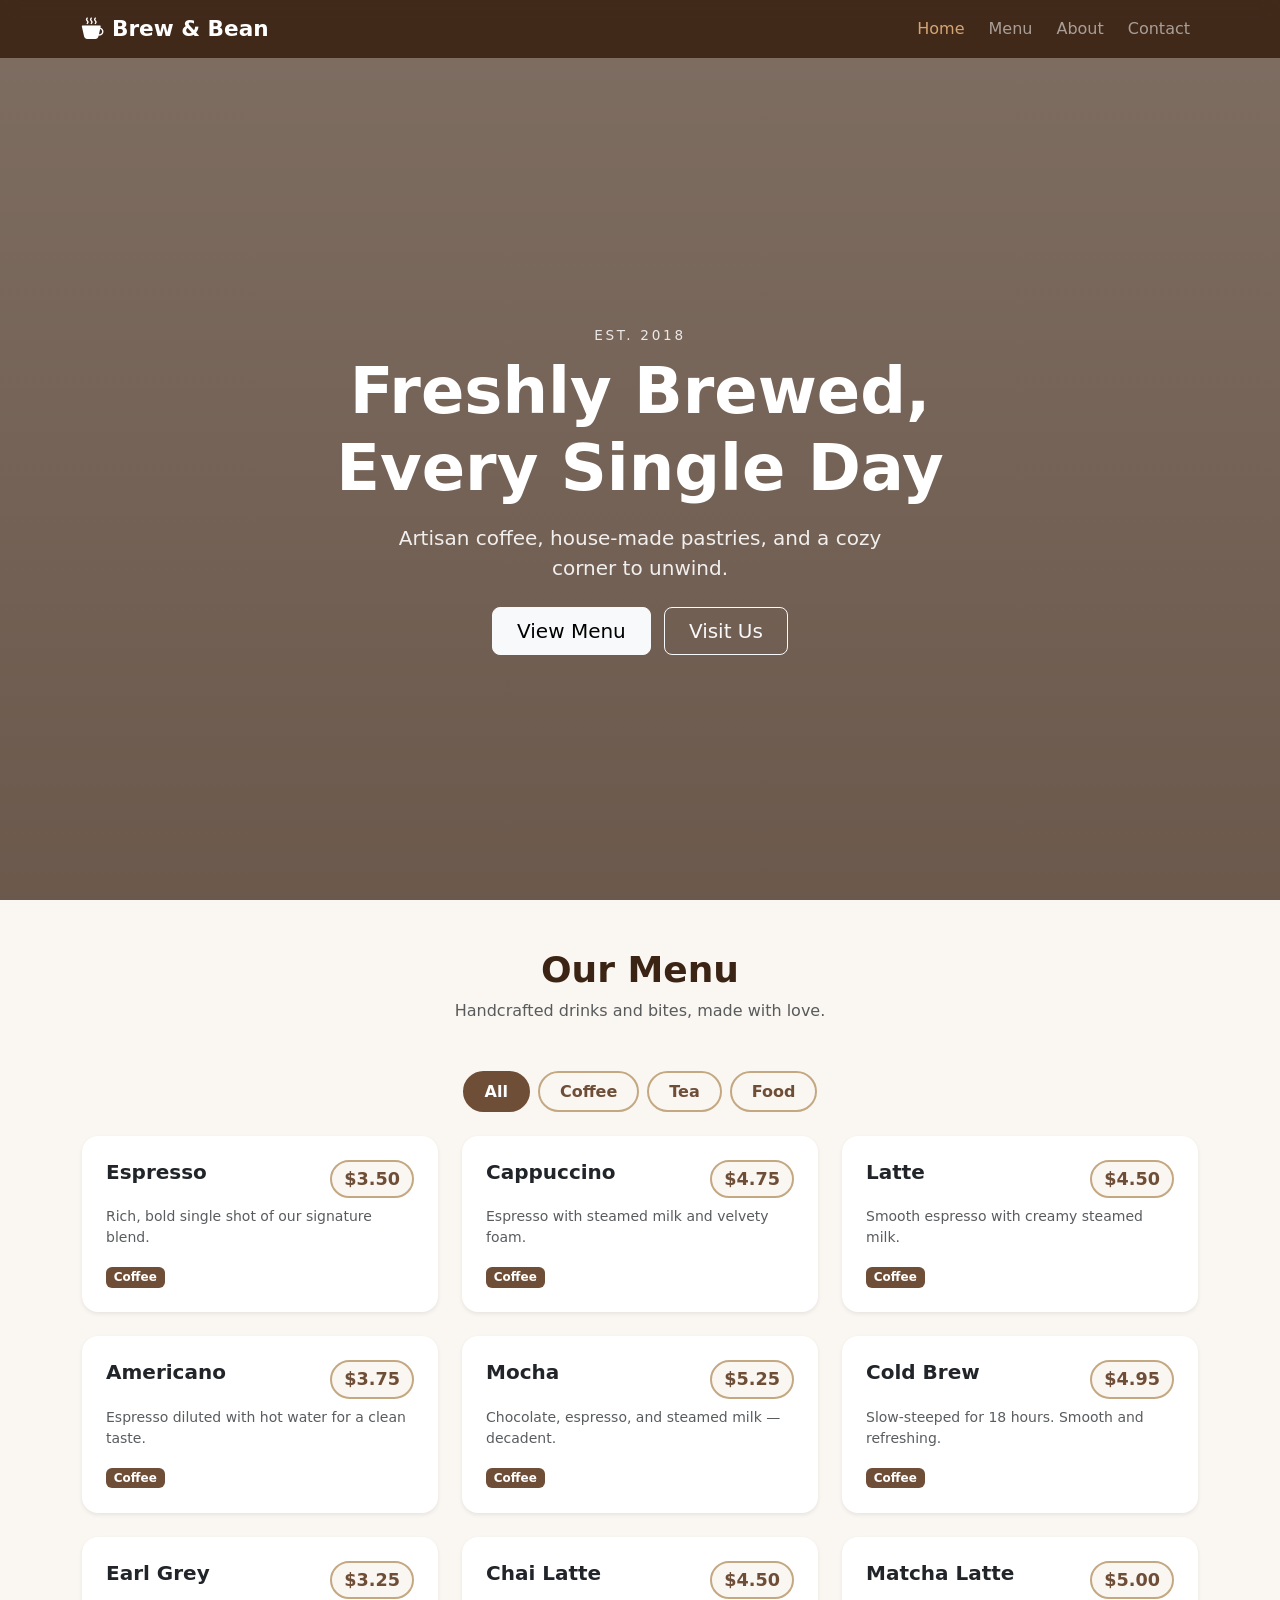
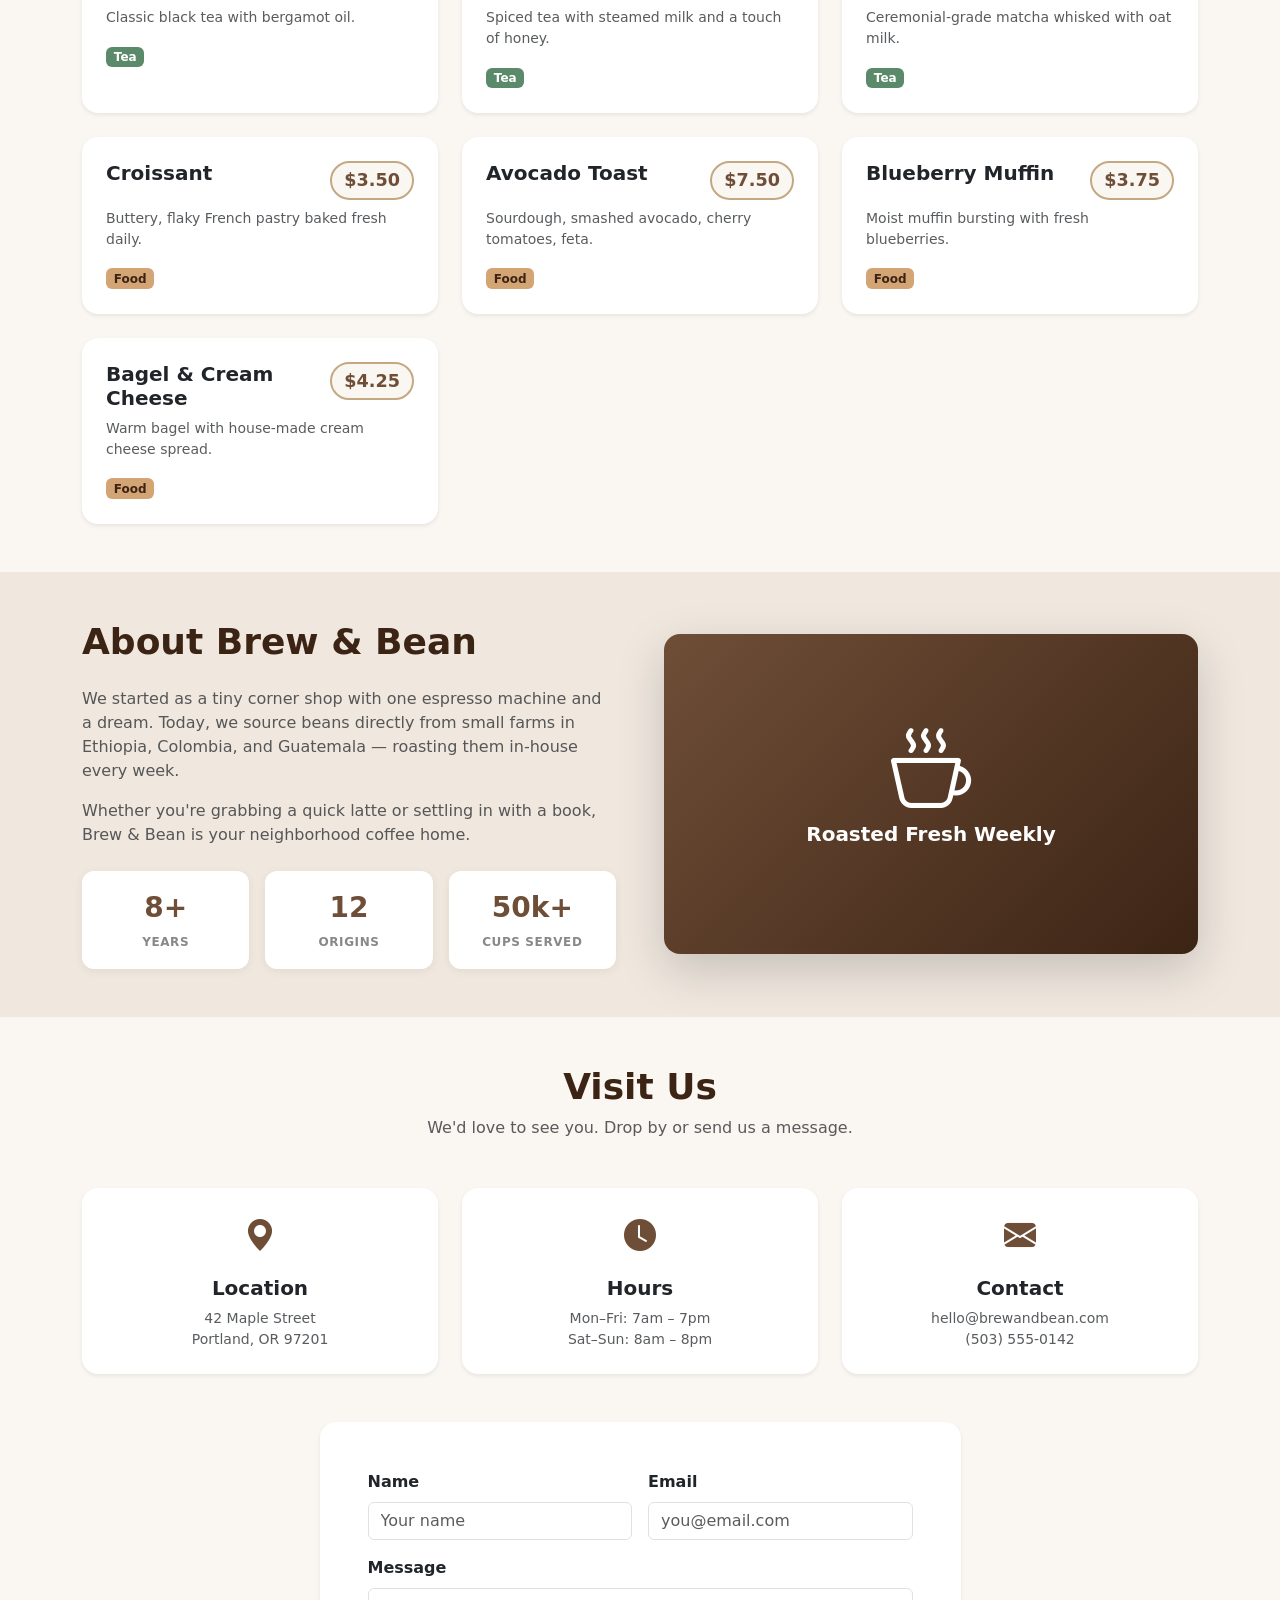
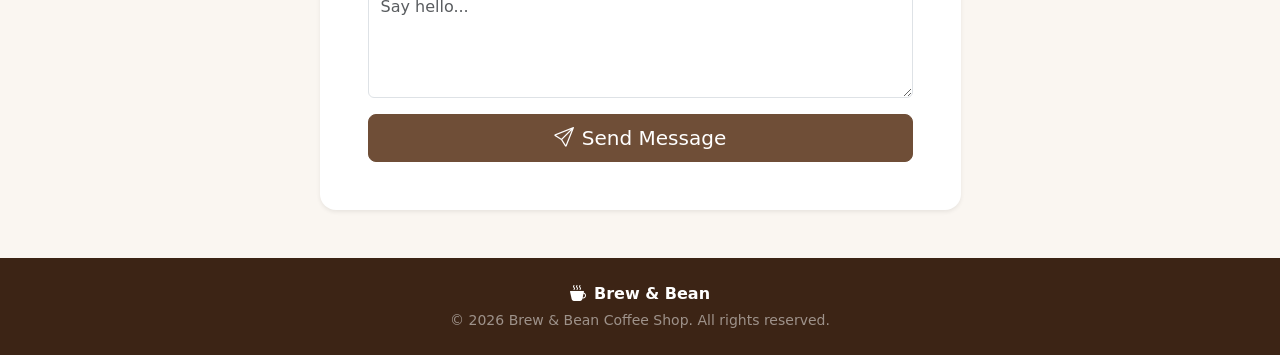
<file: index.html>
<!DOCTYPE html>
<html lang="en">
<head>
  <meta charset="UTF-8">
  <meta name="viewport" content="width=device-width, initial-scale=1.0">
  <title>Brew & Bean — Coffee Shop</title>
  <link href="https://cdn.jsdelivr.net/npm/bootstrap@5.3.3/dist/css/bootstrap.min.css" rel="stylesheet">
  <link href="https://cdn.jsdelivr.net/npm/bootstrap-icons@1.11.3/font/bootstrap-icons.min.css" rel="stylesheet">
  <link href="style.css" rel="stylesheet">
</head>
<body>

  <!-- Navbar -->
  <nav class="navbar navbar-expand-lg navbar-dark fixed-top" id="mainNav">
    <div class="container">
      <a class="navbar-brand fw-bold" href="#home">
        <i class="bi bi-cup-hot-fill me-2"></i>Brew & Bean
      </a>
      <button class="navbar-toggler" type="button" data-bs-toggle="collapse" data-bs-target="#navMenu">
        <span class="navbar-toggler-icon"></span>
      </button>
      <div class="collapse navbar-collapse" id="navMenu">
        <ul class="navbar-nav ms-auto gap-lg-2">
          <li class="nav-item"><a class="nav-link" href="#home">Home</a></li>
          <li class="nav-item"><a class="nav-link" href="#menu">Menu</a></li>
          <li class="nav-item"><a class="nav-link" href="#about">About</a></li>
          <li class="nav-item"><a class="nav-link" href="#contact">Contact</a></li>
        </ul>
      </div>
    </div>
  </nav>

  <!-- Hero -->
  <header id="home" class="hero d-flex align-items-center">
    <div class="container text-center text-white">
      <p class="hero-tag mb-2">Est. 2018</p>
      <h1 class="display-3 fw-bold mb-3">Freshly Brewed,<br>Every Single Day</h1>
      <p class="lead mb-4 mx-auto hero-subtitle">
        Artisan coffee, house-made pastries, and a cozy corner to unwind.
      </p>
      <a href="#menu" class="btn btn-light btn-lg px-4 me-2">View Menu</a>
      <a href="#contact" class="btn btn-outline-light btn-lg px-4">Visit Us</a>
    </div>
  </header>

  <!-- Menu -->
  <section id="menu" class="py-5">
    <div class="container">
      <div class="text-center mb-5">
        <h2 class="section-title">Our Menu</h2>
        <p class="text-muted">Handcrafted drinks and bites, made with love.</p>
      </div>

      <!-- Filter buttons -->
      <div class="d-flex justify-content-center gap-2 mb-4 flex-wrap" id="menu-filters">
        <button class="btn btn-filter active" data-filter="all">All</button>
        <button class="btn btn-filter" data-filter="coffee">Coffee</button>
        <button class="btn btn-filter" data-filter="tea">Tea</button>
        <button class="btn btn-filter" data-filter="food">Food</button>
      </div>

      <div class="row g-4" id="menu-grid">
        <!-- Coffee -->
        <div class="col-md-6 col-lg-4 menu-item" data-category="coffee">
          <div class="menu-card card h-100 border-0 shadow-sm">
            <div class="card-body p-4">
              <div class="d-flex justify-content-between align-items-start mb-2">
                <h5 class="card-title fw-bold mb-0">Espresso</h5>
                <span class="price-badge">$3.50</span>
              </div>
              <p class="card-text text-muted small">Rich, bold single shot of our signature blend.</p>
              <span class="badge bg-coffee">Coffee</span>
            </div>
          </div>
        </div>

        <div class="col-md-6 col-lg-4 menu-item" data-category="coffee">
          <div class="menu-card card h-100 border-0 shadow-sm">
            <div class="card-body p-4">
              <div class="d-flex justify-content-between align-items-start mb-2">
                <h5 class="card-title fw-bold mb-0">Cappuccino</h5>
                <span class="price-badge">$4.75</span>
              </div>
              <p class="card-text text-muted small">Espresso with steamed milk and velvety foam.</p>
              <span class="badge bg-coffee">Coffee</span>
            </div>
          </div>
        </div>

        <div class="col-md-6 col-lg-4 menu-item" data-category="coffee">
          <div class="menu-card card h-100 border-0 shadow-sm">
            <div class="card-body p-4">
              <div class="d-flex justify-content-between align-items-start mb-2">
                <h5 class="card-title fw-bold mb-0">Latte</h5>
                <span class="price-badge">$4.50</span>
              </div>
              <p class="card-text text-muted small">Smooth espresso with creamy steamed milk.</p>
              <span class="badge bg-coffee">Coffee</span>
            </div>
          </div>
        </div>

        <div class="col-md-6 col-lg-4 menu-item" data-category="coffee">
          <div class="menu-card card h-100 border-0 shadow-sm">
            <div class="card-body p-4">
              <div class="d-flex justify-content-between align-items-start mb-2">
                <h5 class="card-title fw-bold mb-0">Americano</h5>
                <span class="price-badge">$3.75</span>
              </div>
              <p class="card-text text-muted small">Espresso diluted with hot water for a clean taste.</p>
              <span class="badge bg-coffee">Coffee</span>
            </div>
          </div>
        </div>

        <div class="col-md-6 col-lg-4 menu-item" data-category="coffee">
          <div class="menu-card card h-100 border-0 shadow-sm">
            <div class="card-body p-4">
              <div class="d-flex justify-content-between align-items-start mb-2">
                <h5 class="card-title fw-bold mb-0">Mocha</h5>
                <span class="price-badge">$5.25</span>
              </div>
              <p class="card-text text-muted small">Chocolate, espresso, and steamed milk — decadent.</p>
              <span class="badge bg-coffee">Coffee</span>
            </div>
          </div>
        </div>

        <div class="col-md-6 col-lg-4 menu-item" data-category="coffee">
          <div class="menu-card card h-100 border-0 shadow-sm">
            <div class="card-body p-4">
              <div class="d-flex justify-content-between align-items-start mb-2">
                <h5 class="card-title fw-bold mb-0">Cold Brew</h5>
                <span class="price-badge">$4.95</span>
              </div>
              <p class="card-text text-muted small">Slow-steeped for 18 hours. Smooth and refreshing.</p>
              <span class="badge bg-coffee">Coffee</span>
            </div>
          </div>
        </div>

        <!-- Tea -->
        <div class="col-md-6 col-lg-4 menu-item" data-category="tea">
          <div class="menu-card card h-100 border-0 shadow-sm">
            <div class="card-body p-4">
              <div class="d-flex justify-content-between align-items-start mb-2">
                <h5 class="card-title fw-bold mb-0">Earl Grey</h5>
                <span class="price-badge">$3.25</span>
              </div>
              <p class="card-text text-muted small">Classic black tea with bergamot oil.</p>
              <span class="badge bg-tea">Tea</span>
            </div>
          </div>
        </div>

        <div class="col-md-6 col-lg-4 menu-item" data-category="tea">
          <div class="menu-card card h-100 border-0 shadow-sm">
            <div class="card-body p-4">
              <div class="d-flex justify-content-between align-items-start mb-2">
                <h5 class="card-title fw-bold mb-0">Chai Latte</h5>
                <span class="price-badge">$4.50</span>
              </div>
              <p class="card-text text-muted small">Spiced tea with steamed milk and a touch of honey.</p>
              <span class="badge bg-tea">Tea</span>
            </div>
          </div>
        </div>

        <div class="col-md-6 col-lg-4 menu-item" data-category="tea">
          <div class="menu-card card h-100 border-0 shadow-sm">
            <div class="card-body p-4">
              <div class="d-flex justify-content-between align-items-start mb-2">
                <h5 class="card-title fw-bold mb-0">Matcha Latte</h5>
                <span class="price-badge">$5.00</span>
              </div>
              <p class="card-text text-muted small">Ceremonial-grade matcha whisked with oat milk.</p>
              <span class="badge bg-tea">Tea</span>
            </div>
          </div>
        </div>

        <!-- Food -->
        <div class="col-md-6 col-lg-4 menu-item" data-category="food">
          <div class="menu-card card h-100 border-0 shadow-sm">
            <div class="card-body p-4">
              <div class="d-flex justify-content-between align-items-start mb-2">
                <h5 class="card-title fw-bold mb-0">Croissant</h5>
                <span class="price-badge">$3.50</span>
              </div>
              <p class="card-text text-muted small">Buttery, flaky French pastry baked fresh daily.</p>
              <span class="badge bg-food">Food</span>
            </div>
          </div>
        </div>

        <div class="col-md-6 col-lg-4 menu-item" data-category="food">
          <div class="menu-card card h-100 border-0 shadow-sm">
            <div class="card-body p-4">
              <div class="d-flex justify-content-between align-items-start mb-2">
                <h5 class="card-title fw-bold mb-0">Avocado Toast</h5>
                <span class="price-badge">$7.50</span>
              </div>
              <p class="card-text text-muted small">Sourdough, smashed avocado, cherry tomatoes, feta.</p>
              <span class="badge bg-food">Food</span>
            </div>
          </div>
        </div>

        <div class="col-md-6 col-lg-4 menu-item" data-category="food">
          <div class="menu-card card h-100 border-0 shadow-sm">
            <div class="card-body p-4">
              <div class="d-flex justify-content-between align-items-start mb-2">
                <h5 class="card-title fw-bold mb-0">Blueberry Muffin</h5>
                <span class="price-badge">$3.75</span>
              </div>
              <p class="card-text text-muted small">Moist muffin bursting with fresh blueberries.</p>
              <span class="badge bg-food">Food</span>
            </div>
          </div>
        </div>

        <div class="col-md-6 col-lg-4 menu-item" data-category="food">
          <div class="menu-card card h-100 border-0 shadow-sm">
            <div class="card-body p-4">
              <div class="d-flex justify-content-between align-items-start mb-2">
                <h5 class="card-title fw-bold mb-0">Bagel & Cream Cheese</h5>
                <span class="price-badge">$4.25</span>
              </div>
              <p class="card-text text-muted small">Warm bagel with house-made cream cheese spread.</p>
              <span class="badge bg-food">Food</span>
            </div>
          </div>
        </div>
      </div>
    </div>
  </section>

  <!-- About -->
  <section id="about" class="py-5 bg-about">
    <div class="container">
      <div class="row align-items-center g-5">
        <div class="col-lg-6">
          <h2 class="section-title mb-4">About Brew & Bean</h2>
          <p class="text-muted mb-3">
            We started as a tiny corner shop with one espresso machine and a dream.
            Today, we source beans directly from small farms in Ethiopia, Colombia, and Guatemala —
            roasting them in-house every week.
          </p>
          <p class="text-muted mb-4">
            Whether you're grabbing a quick latte or settling in with a book,
            Brew & Bean is your neighborhood coffee home.
          </p>
          <div class="row g-3">
            <div class="col-4 text-center">
              <div class="stat-box">
                <span class="stat-number">8+</span>
                <span class="stat-label">Years</span>
              </div>
            </div>
            <div class="col-4 text-center">
              <div class="stat-box">
                <span class="stat-number">12</span>
                <span class="stat-label">Origins</span>
              </div>
            </div>
            <div class="col-4 text-center">
              <div class="stat-box">
                <span class="stat-number">50k+</span>
                <span class="stat-label">Cups Served</span>
              </div>
            </div>
          </div>
        </div>
        <div class="col-lg-6">
          <div class="about-image rounded-4 shadow-lg d-flex align-items-center justify-content-center">
            <div class="text-center text-white p-5">
              <i class="bi bi-cup-hot display-1 mb-3"></i>
              <p class="lead fw-semibold">Roasted Fresh Weekly</p>
            </div>
          </div>
        </div>
      </div>
    </div>
  </section>

  <!-- Contact -->
  <section id="contact" class="py-5">
    <div class="container">
      <div class="text-center mb-5">
        <h2 class="section-title">Visit Us</h2>
        <p class="text-muted">We'd love to see you. Drop by or send us a message.</p>
      </div>
      <div class="row g-4 justify-content-center">
        <div class="col-md-4">
          <div class="contact-card card border-0 shadow-sm h-100 text-center p-4">
            <i class="bi bi-geo-alt-fill contact-icon mb-3"></i>
            <h5 class="fw-bold">Location</h5>
            <p class="text-muted small mb-0">42 Maple Street<br>Portland, OR 97201</p>
          </div>
        </div>
        <div class="col-md-4">
          <div class="contact-card card border-0 shadow-sm h-100 text-center p-4">
            <i class="bi bi-clock-fill contact-icon mb-3"></i>
            <h5 class="fw-bold">Hours</h5>
            <p class="text-muted small mb-0">Mon–Fri: 7am – 7pm<br>Sat–Sun: 8am – 8pm</p>
          </div>
        </div>
        <div class="col-md-4">
          <div class="contact-card card border-0 shadow-sm h-100 text-center p-4">
            <i class="bi bi-envelope-fill contact-icon mb-3"></i>
            <h5 class="fw-bold">Contact</h5>
            <p class="text-muted small mb-0">hello@brewandbean.com<br>(503) 555-0142</p>
          </div>
        </div>
      </div>

      <!-- Contact form -->
      <div class="row justify-content-center mt-5">
        <div class="col-lg-7">
          <form id="contact-form" class="card border-0 shadow-sm p-4 p-md-5">
            <div class="row g-3">
              <div class="col-md-6">
                <label for="name" class="form-label fw-semibold">Name</label>
                <input type="text" class="form-control" id="name" placeholder="Your name" required>
              </div>
              <div class="col-md-6">
                <label for="email" class="form-label fw-semibold">Email</label>
                <input type="email" class="form-control" id="email" placeholder="you@email.com" required>
              </div>
              <div class="col-12">
                <label for="message" class="form-label fw-semibold">Message</label>
                <textarea class="form-control" id="message" rows="4" placeholder="Say hello..." required></textarea>
              </div>
              <div class="col-12">
                <button type="submit" class="btn btn-primary btn-lg w-100">
                  <i class="bi bi-send me-2"></i>Send Message
                </button>
              </div>
            </div>
            <div id="form-alert" class="alert mt-3 d-none" role="alert"></div>
          </form>
        </div>
      </div>
    </div>
  </section>

  <!-- Footer -->
  <footer class="footer py-4 text-center text-white">
    <div class="container">
      <p class="mb-1 fw-semibold"><i class="bi bi-cup-hot-fill me-2"></i>Brew & Bean</p>
      <p class="small text-white-50 mb-0">&copy; 2026 Brew & Bean Coffee Shop. All rights reserved.</p>
    </div>
  </footer>

  <script src="https://cdn.jsdelivr.net/npm/bootstrap@5.3.3/dist/js/bootstrap.bundle.min.js"></script>
  <script src="config.js"></script>
  <script src="messages.js"></script>
  <script src="script.js"></script>
</body>
</html>
</file>
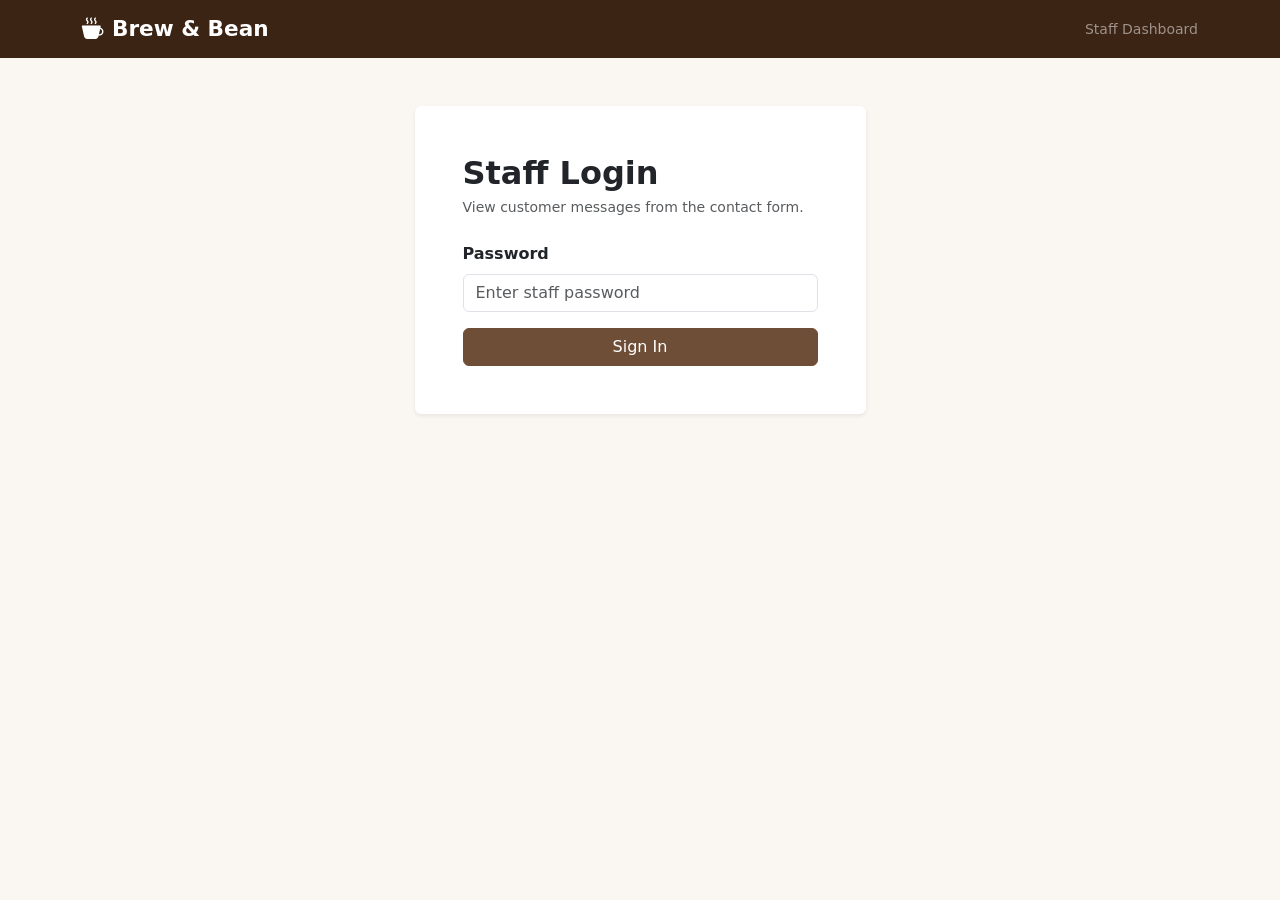
<file: admin.html>
<!DOCTYPE html>
<html lang="en">
<head>
  <meta charset="UTF-8">
  <meta name="viewport" content="width=device-width, initial-scale=1.0">
  <title>Staff — Brew & Bean</title>
  <link href="https://cdn.jsdelivr.net/npm/bootstrap@5.3.3/dist/css/bootstrap.min.css" rel="stylesheet">
  <link href="https://cdn.jsdelivr.net/npm/bootstrap-icons@1.11.3/font/bootstrap-icons.min.css" rel="stylesheet">
  <link href="style.css" rel="stylesheet">
</head>
<body class="admin-page">

  <nav class="navbar navbar-dark admin-nav">
    <div class="container">
      <a class="navbar-brand fw-bold" href="index.html">
        <i class="bi bi-cup-hot-fill me-2"></i>Brew & Bean
      </a>
      <span class="text-white-50 small">Staff Dashboard</span>
    </div>
  </nav>

  <div class="container py-5">
    <!-- Login -->
    <div id="login-section" class="row justify-content-center">
      <div class="col-md-5">
        <div class="card border-0 shadow-sm p-4 p-md-5">
          <h2 class="fw-bold mb-1">Staff Login</h2>
          <p class="text-muted small mb-4">View customer messages from the contact form.</p>
          <form id="login-form">
            <div class="mb-3">
              <label for="password" class="form-label fw-semibold">Password</label>
              <input type="password" class="form-control" id="password" placeholder="Enter staff password" required>
            </div>
            <button type="submit" class="btn btn-primary w-100">Sign In</button>
            <div id="login-error" class="alert alert-danger mt-3 d-none small">Wrong password. Try again.</div>
          </form>
        </div>
      </div>
    </div>

    <!-- Dashboard -->
    <div id="dashboard-section" class="d-none">
      <div class="d-flex justify-content-between align-items-center mb-4 flex-wrap gap-3">
        <div>
          <h2 class="fw-bold mb-1">Customer Messages</h2>
          <p class="text-muted mb-0" id="message-count">0 messages</p>
        </div>
        <div class="d-flex gap-2">
          <button id="export-btn" class="btn btn-outline-secondary">
            <i class="bi bi-download me-1"></i>Export CSV
          </button>
          <button id="clear-btn" class="btn btn-outline-danger">
            <i class="bi bi-trash me-1"></i>Clear All
          </button>
          <button id="logout-btn" class="btn btn-outline-secondary">
            <i class="bi bi-box-arrow-right me-1"></i>Logout
          </button>
        </div>
      </div>

      <div id="no-messages" class="text-center py-5 text-muted d-none">
        <i class="bi bi-inbox display-4 d-block mb-3"></i>
        <p>No messages yet. They'll appear here when customers use the contact form.</p>
        <a href="index.html#contact" class="btn btn-primary mt-2">Go to Contact Form</a>
      </div>

      <div id="messages-list" class="row g-3"></div>
    </div>
  </div>

  <script src="config.js"></script>
  <script src="messages.js"></script>
  <script src="admin.js"></script>
</body>
</html>
</file>
<file: style.css>
:root {
  --coffee-dark: #3c2415;
  --coffee-medium: #6f4e37;
  --coffee-light: #c4a882;
  --cream: #faf6f1;
  --accent: #d4a574;
  --accent-hover: #b8895a;
}

body {
  font-family: "Segoe UI", system-ui, sans-serif;
  color: var(--coffee-dark);
  background: var(--cream);
}

/* Navbar */
#mainNav {
  background: rgba(60, 36, 21, 0.92);
  backdrop-filter: blur(8px);
  transition: padding 0.3s ease, box-shadow 0.3s ease;
}

#mainNav.scrolled {
  box-shadow: 0 4px 20px rgba(0, 0, 0, 0.15);
}

.navbar-brand {
  font-size: 1.35rem;
}

.nav-link {
  font-weight: 500;
  transition: color 0.2s ease;
}

.nav-link:hover,
.nav-link.active {
  color: var(--accent) !important;
}

/* Hero */
.hero {
  min-height: 100vh;
  background:
    linear-gradient(rgba(60, 36, 21, 0.65), rgba(60, 36, 21, 0.75)),
    url("https://images.unsplash.com/photo-1495474472287-4d71bcdd2085?w=1600&q=80") center/cover no-repeat;
  padding-top: 80px;
}

.hero-tag {
  font-size: 0.85rem;
  letter-spacing: 0.2em;
  text-transform: uppercase;
  opacity: 0.85;
}

.hero-subtitle {
  max-width: 520px;
  opacity: 0.9;
}

/* Sections */
.section-title {
  font-size: 2.25rem;
  font-weight: 700;
  color: var(--coffee-dark);
}

/* Menu */
.btn-filter {
  background: transparent;
  border: 2px solid var(--coffee-light);
  color: var(--coffee-medium);
  font-weight: 600;
  border-radius: 2rem;
  padding: 0.4rem 1.25rem;
  transition: all 0.2s ease;
}

.btn-filter:hover,
.btn-filter.active {
  background: var(--coffee-medium);
  border-color: var(--coffee-medium);
  color: #fff;
}

.menu-card {
  border-radius: 1rem;
  transition: transform 0.25s ease, box-shadow 0.25s ease;
}

.menu-card:hover {
  transform: translateY(-4px);
  box-shadow: 0 8px 24px rgba(60, 36, 21, 0.12) !important;
}

.price-badge {
  background: var(--cream);
  color: var(--coffee-medium);
  font-weight: 700;
  font-size: 1.1rem;
  padding: 0.25rem 0.75rem;
  border-radius: 2rem;
  border: 2px solid var(--coffee-light);
}

.badge.bg-coffee {
  background: var(--coffee-medium) !important;
}

.badge.bg-tea {
  background: #5a8a6a !important;
}

.badge.bg-food {
  background: var(--accent) !important;
  color: var(--coffee-dark);
}

.menu-item {
  transition: opacity 0.3s ease, transform 0.3s ease;
}

.menu-item.hidden {
  display: none;
}

/* About */
.bg-about {
  background: #f0e8df;
}

.stat-box {
  background: #fff;
  border-radius: 0.75rem;
  padding: 1rem;
  box-shadow: 0 2px 8px rgba(60, 36, 21, 0.08);
}

.stat-number {
  display: block;
  font-size: 1.75rem;
  font-weight: 800;
  color: var(--coffee-medium);
}

.stat-label {
  font-size: 0.75rem;
  font-weight: 600;
  text-transform: uppercase;
  letter-spacing: 0.05em;
  color: #888;
}

.about-image {
  min-height: 320px;
  background: linear-gradient(135deg, var(--coffee-medium), var(--coffee-dark));
}

/* Contact */
.contact-card {
  border-radius: 1rem;
  transition: transform 0.25s ease;
}

.contact-card:hover {
  transform: translateY(-3px);
}

.contact-icon {
  font-size: 2rem;
  color: var(--coffee-medium);
}

#contact-form {
  border-radius: 1rem;
}

.btn-primary {
  background: var(--coffee-medium);
  border-color: var(--coffee-medium);
}

.btn-primary:hover {
  background: var(--coffee-dark);
  border-color: var(--coffee-dark);
}

.form-control:focus {
  border-color: var(--accent);
  box-shadow: 0 0 0 0.2rem rgba(212, 165, 116, 0.3);
}

/* Footer */
.footer {
  background: var(--coffee-dark);
}

/* Smooth scroll offset for fixed nav */
html {
  scroll-behavior: smooth;
}

section {
  scroll-margin-top: 80px;
}

/* Admin */
.admin-page {
  background: var(--cream);
  min-height: 100vh;
}

.admin-nav {
  background: var(--coffee-dark);
}

.message-card {
  border-radius: 1rem;
  transition: transform 0.2s ease;
}

.message-card:hover {
  transform: translateY(-2px);
}
</file>
